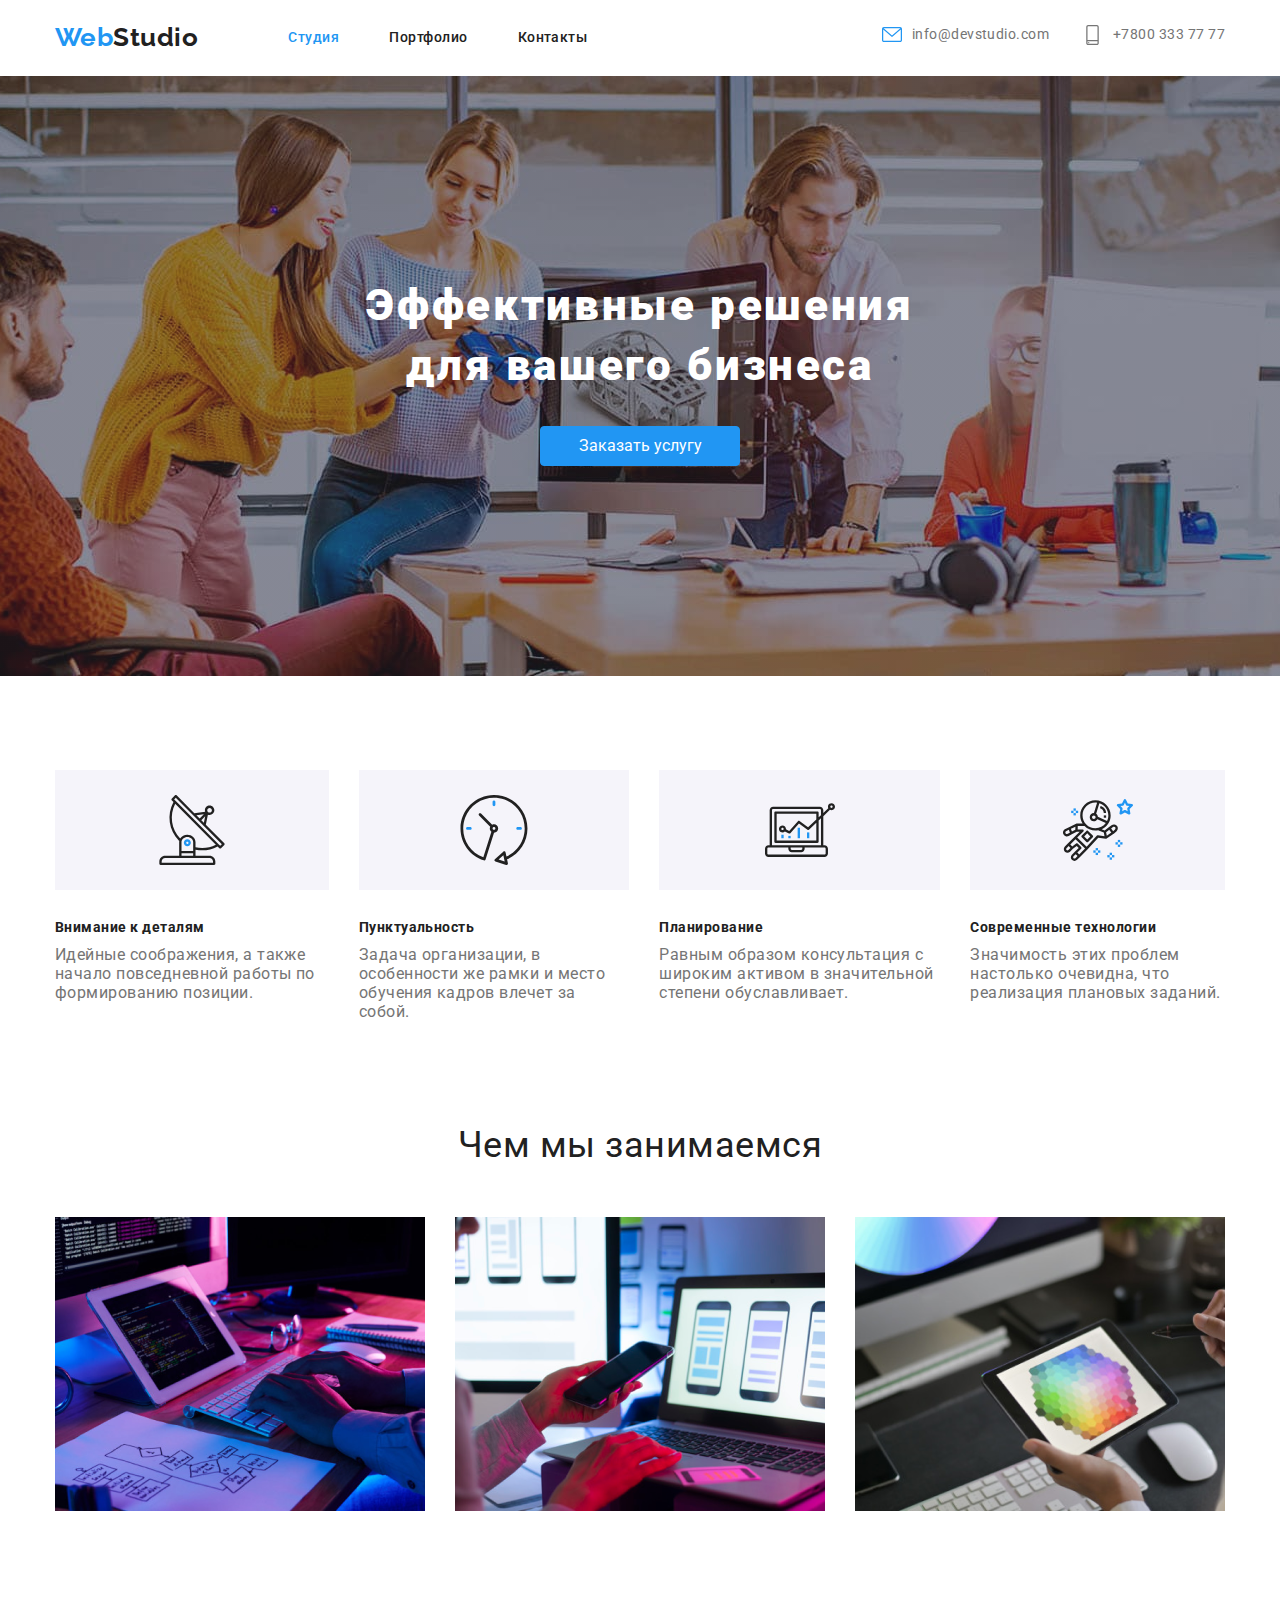
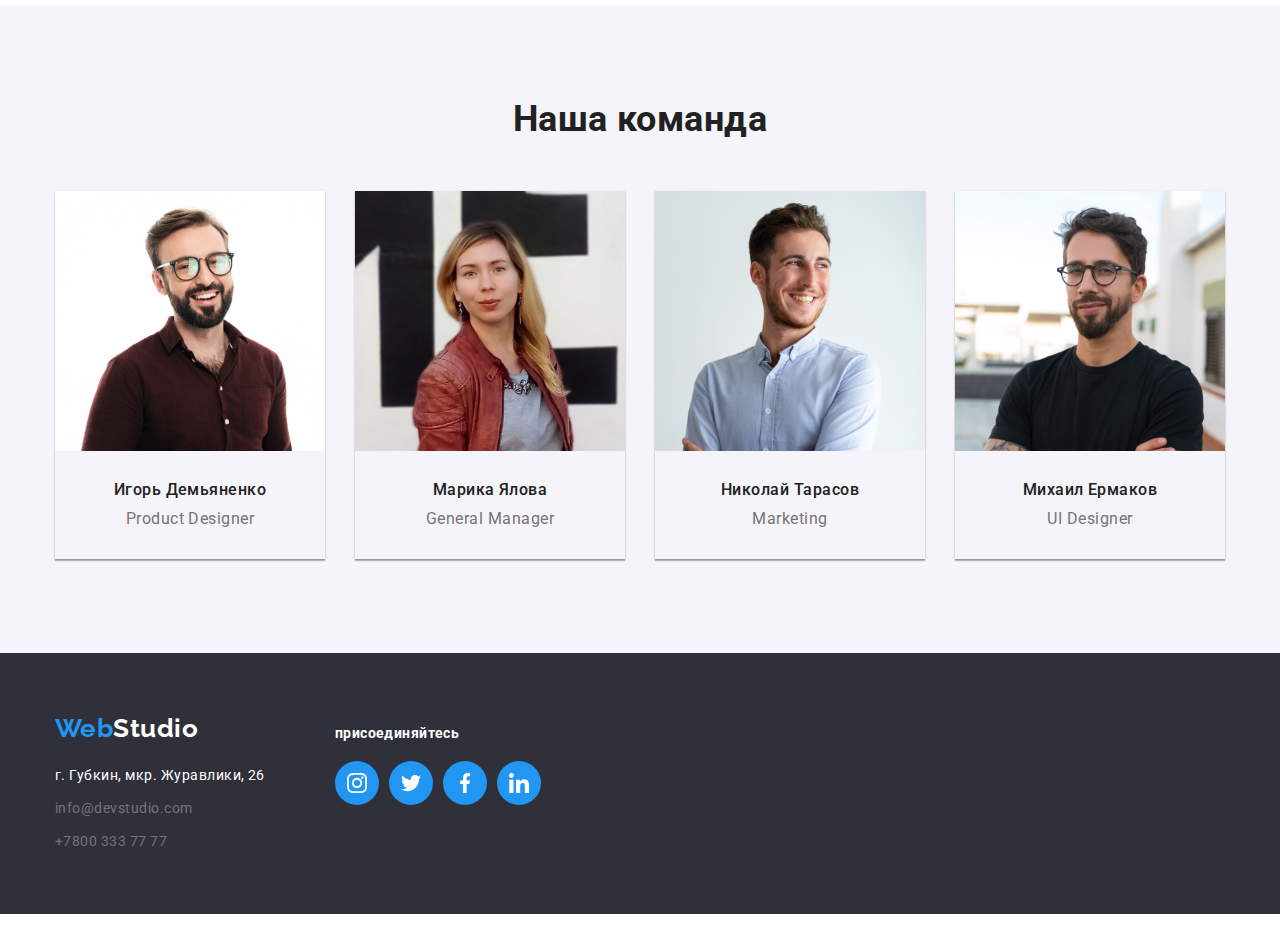
<file: index.html>
<!DOCTYPE html>
<html lang="en">
  <head>
    <meta charset="UTF-8" />
    <meta http-equiv="X-UA-Compatible" content="IE=edge" />
    <meta name="viewport" content="width=device-width, initial-scale=1.0" />
    <title>goit-markup-hw-02</title>
    <link
      href="https://fonts.googleapis.com/css2?family=Raleway:wght@700&family=Roboto:wght@400;500;700;900&display=swap"
      rel="stylesheet"
    />
    <link
      rel="stylesheet"
      href="https://cdnjs.cloudflare.com/ajax/libs/modern-normalize/1.1.0/modern-normalize.min.css"
    />
    <link rel="stylesheet" href="./css/main.css" />
  </head>
  <body>
    <header>
      <div class="container">
        <nav class="navi">
          <a class="logo" href="/"
            ><span class="logo-accent">Web</span>Studio</a
          >
          <ul class="site-nav list">
            <li class="nav-indent">
              <a class="link current" href="">Студия</a>
            </li>
            <li class="nav-indent">
              <a class="link" href="./portfolio.html">Портфолио</a>
            </li>
            <li class="nav-indent"><a class="link" href="">Контакты</a></li>
          </ul>
          <div class="contact-top">
            <a class="contact-link mail top" href="mailto:info@devstudio.com">
              info@devstudio.com</a
            >
            <a class="contact-link tel top" href="tel:+78003337777"
              >+7800 333 77 77
            </a>
          </div>
        </nav>
      </div>
    </header>

    <main>
      <div class="hero">
        <section class="section-hero">
          <h1 class="hero-title">
            Эффективные решения <br />
            для вашего бизнеса
          </h1>
        </section>
        <button class="button primary pointer" type="button">
          Заказать услугу
        </button>
      </div>

      <div class="container">
        <section class="feature-section">
          <!-- <h2 class="hidden-text">Наши сильные качества</h2> -->
          <ul class="feature-list">
            <li class="shit antena">
              <h3 class="section-title quality">Внимание к деталям</h3>
              <p class="section-text feature">
                Идейные соображения, а также начало повседневной работы по
                формированию позиции.
              </p>
            </li>
            <li class="shit clock">
              <h3 class="section-title quality">Пунктуальность</h3>
              <p class="section-text feature">
                Задача организации, в особенности же рамки и место обучения
                кадров влечет за собой.
              </p>
            </li>
            <li class="shit diagram">
              <h3 class="section-title quality">Планирование</h3>
              <p class="section-text feature">
                Равным образом консультация с широким активом в значительной
                степени обуславливает.
              </p>
            </li>
            <li class="shit astronaut">
              <h3 class="section-title quality">Современные технологии</h3>
              <p class="section-text feature">
                Значимость этих проблем настолько очевидна, что реализация
                плановых заданий.
              </p>
            </li>
          </ul>
        </section>
      </div>

      <div class="container">
        <section class="section">
          <h2 class="section-title lessons">Чем мы занимаемся</h2>
          <ul class="skills list">
            <li class="card-skill">
              <img
                src="./images/studio/box1.png"
                alt="человек печатает на клавиатуре"
                width="370"
              />
            </li>
            <li class="card-skill">
              <img
                src="./images/studio/img.png"
                alt="человек работает на ноутбуке"
                width="370"
              />
            </li>
            <li class="card-skill">
              <img
                src="./images/studio/img2.png"
                alt="человек работает на планшете"
                width="370"
              />
            </li>
          </ul>
        </section>
      </div>

      <div class="light">
        <div class="container">
          <section class="section-team">
            <h2 class="section-title team">Наша команда</h2>
            <ul class="team-list list">
              <li class="team-card">
                <img
                  src="./images/studio/игорь.jpg"
                  alt="сотрудник компании"
                  width="270"
                />
                <h3 class="section-title name">Игорь Демьяненко</h3>
                <p class="section-text post">Product Designer</p>
              </li>
              <li class="team-card">
                <img
                  src="./images/studio/марина1.jpg"
                  alt="сотрудник компании"
                  width="270"
                />
                <h3 class="section-title name">Марика Ялова</h3>
                <p class="section-text post">General Manager</p>
              </li>
              <li class="team-card">
                <img
                  src="./images/studio/николай.jpg"
                  alt="сотрудник компании"
                  width="270"
                />
                <h3 class="section-title name">Николай Тарасов</h3>
                <p class="section-text post">Marketing</p>
              </li>
              <li class="team-card">
                <img
                  src="./images/studio/михаил.jpg"
                  alt="сотрудник компании"
                  width="270"
                />
                <h3 class="section-title name">Михаил Ермаков</h3>
                <p class="section-text post">UI Designer</p>
              </li>
            </ul>
          </section>
        </div>
      </div>
    </main>
    <div class="black">
      <div class="container">
        <footer class="footer">
          <address class="contact">
            <ul class="contact-list">
              <li>
                <a class="logo foot" href="/"
                  ><span class="logo-accent">Web</span
                  ><span class="logo-accent-white">Studio</span></a
                >
              </li>
              <li class="contact-item">
                <p class="contact-text">г. Губкин, мкр. Журавлики, 26</p>
                <a class="contact-lower" href="mailto:info@devstudio.com"
                  >info@devstudio.com</a
                >
              </li>
              <li class="contact-item">
                <a class="contact-lower" href="tel:+78003337777"
                  >+7800 333 77 77</a
                >
              </li>
            </ul>
            <div class="footer-social">
              <p class="social-text">присоединяйтесь</p>
              <ul class="social-list">
                <li class="social-icon insta">
                  <a href="https://www.instagram.com/"></a>
                </li>
                <li class="social-icon twitt">
                  <a href="http://twitter.com/"></a>
                </li>
                <li class="social-icon faceb">
                  <a href="https://www.facebook.com/"></a>
                </li>
                <li class="social-icon linke">
                  <a href="https://www-linkedin.com"></a>
                </li>
              </ul>
            </div>
          </address>
        </footer>
      </div>
    </div>
  </body>
</html>
</file>
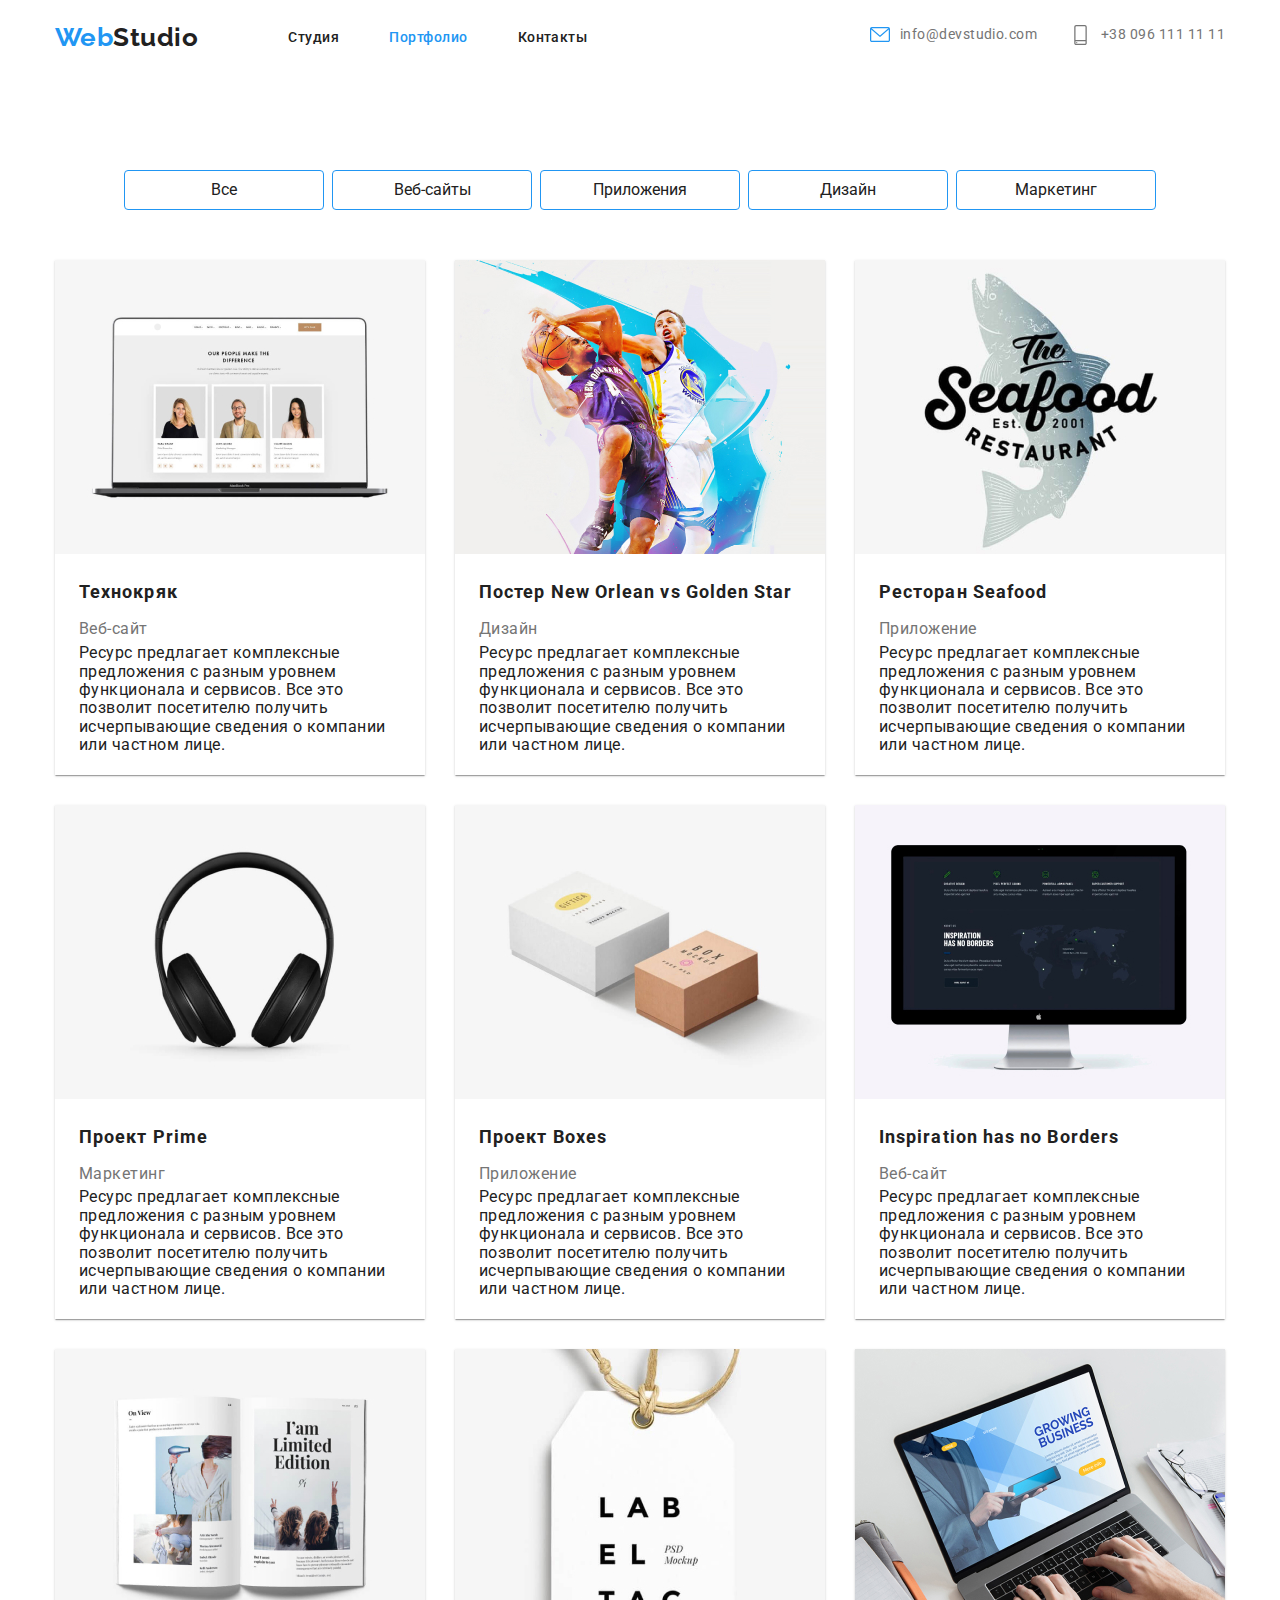
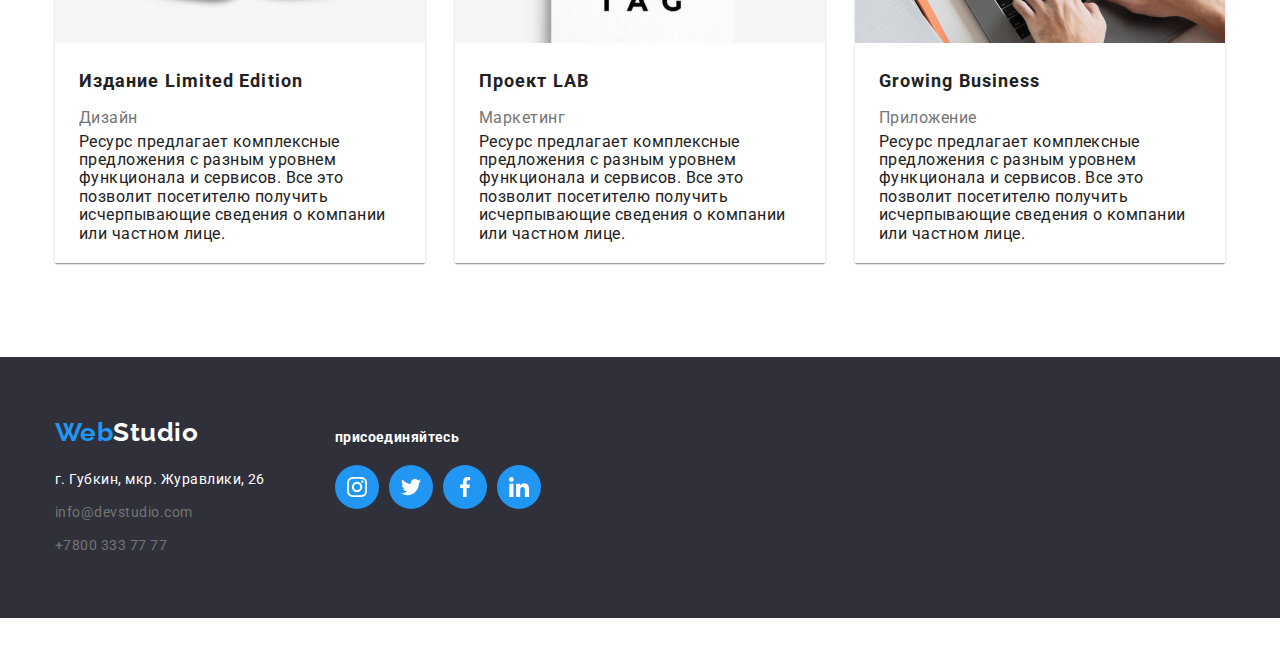
<file: portfolio.html>
<!DOCTYPE html>
<html lang="en">
  <head>
    <meta charset="UTF-8" />
    <meta http-equiv="X-UA-Compatible" content="IE=edge" />
    <meta name="viewport" content="width=device-width, initial-scale=1.0" />
    <title>goit-markup-hw-02</title>
    <link
      href="https://fonts.googleapis.com/css2?family=Raleway:wght@700&family=Roboto:wght@400;500;700;900&display=swap"
      rel="stylesheet"
    />
    <link
      rel="stylesheet"
      href="https://cdnjs.cloudflare.com/ajax/libs/modern-normalize/1.1.0/modern-normalize.min.css"
    />
    <link rel="stylesheet" href="./css/main.css" />
  </head>
  <body>
    <header>
      <div class="container">
        <nav class="navi">
          <a class="logo" href="/"
            ><span class="logo-accent">Web</span>Studio</a
          >
          <ul class="site-nav list">
            <li class="nav-indent">
              <a class="link" href="./index.html">Студия</a>
            </li>
            <li class="nav-indent">
              <a class="link current" href="./portfolio.html">Портфолио</a>
            </li>
            <li class="nav-indent"><a class="link" href="">Контакты</a></li>
          </ul>
          <div class="contact-top">
            <a class="contact-link mail top" href="mailto:info@devstudio.com">
              info@devstudio.com</a
            >
            <a class="contact-link tel top" href="tel:+380961111111"
              >+38 096 111 11 11
            </a>
          </div>
        </nav>
      </div>
    </header>

    <main>
      <div class="container">
        <section class="section-services">
          <ul class="botton-line list">
            <li class="button-portfolio">
              <button class="button gap pointer" type="button">Все</button>
            </li>
            <li class="button-portfolio">
              <button class="button gap pointer" type="button">
                Веб-сайты
              </button>
            </li>
            <li class="button-portfolio">
              <button class="button gap pointer" type="button">
                Приложения
              </button>
            </li>
            <li class="button-portfolio">
              <button class="button gap pointer" type="button">Дизайн</button>
            </li>
            <li class="button-portfolio">
              <button class="button pointer" type="button">Маркетинг</button>
            </li>
          </ul>

          <ul class="projects list">
            <li class="project-card">
              <article class="card">
                <div class="card-thumb">
                  <img
                    src="./images/portfolio/1.jpg"
                    alt="открытый ноутбук"
                    width="370"
                  />
                </div>
                <div class="card-content">
                  <h2 class="card-title">Технокряк</h2>
                  <p class="card-text">Веб-сайт</p>
                  <p>
                    Ресурс предлагает комплексные предложения с разным уровнем
                    функционала и сервисов. Все это позволит посетителю получить
                    исчерпывающие сведения о компании или частном лице.
                  </p>
                </div>
              </article>
            </li>

            <li class="project-card">
              <article class="card">
                <div class="card-thumb">
                  <img
                    src="./images/portfolio/2.jpg"
                    alt="открытый ноутбук"
                    width="370"
                  />
                </div>
                <div class="card-content">
                  <h2 class="card-title">Постер New Orlean vs Golden Star</h2>
                  <p class="card-text">Дизайн</p>
                  <p>
                    Ресурс предлагает комплексные предложения с разным уровнем
                    функционала и сервисов. Все это позволит посетителю получить
                    исчерпывающие сведения о компании или частном лице.
                  </p>
                </div>
              </article>
            </li>

            <li class="project-card">
              <article class="card">
                <div class="card-thumb">
                  <img
                    src="./images/portfolio/3.jpg"
                    alt="открытый ноутбук"
                    width="370"
                  />
                </div>
                <div class="card-content">
                  <h2 class="card-title">Ресторан Seafood</h2>
                  <p class="card-text">Приложение</p>
                  <p>
                    Ресурс предлагает комплексные предложения с разным уровнем
                    функционала и сервисов. Все это позволит посетителю получить
                    исчерпывающие сведения о компании или частном лице.
                  </p>
                </div>
              </article>
            </li>

            <li class="project-card">
              <article class="card">
                <div class="card-thumb">
                  <img
                    src="./images/portfolio/4.jpg"
                    alt="открытый ноутбук"
                    width="370"
                  />
                </div>
                <div class="card-content">
                  <h2 class="card-title">Проект Prime</h2>
                  <p class="card-text">Маркетинг</p>
                  <p>
                    Ресурс предлагает комплексные предложения с разным уровнем
                    функционала и сервисов. Все это позволит посетителю получить
                    исчерпывающие сведения о компании или частном лице.
                  </p>
                </div>
              </article>
            </li>

            <li class="project-card">
              <article class="card">
                <div class="card-thumb">
                  <img
                    src="./images/portfolio/5.jpg"
                    alt="открытый ноутбук"
                    width="370"
                  />
                </div>
                <div class="card-content">
                  <h2 class="card-title">Проект Boxes</h2>
                  <p class="card-text">Приложение</p>
                  <p>
                    Ресурс предлагает комплексные предложения с разным уровнем
                    функционала и сервисов. Все это позволит посетителю получить
                    исчерпывающие сведения о компании или частном лице.
                  </p>
                </div>
              </article>
            </li>

            <li class="project-card">
              <article class="card">
                <div class="card-thumb">
                  <img
                    src="./images/portfolio/6.jpg"
                    alt="открытый ноутбук"
                    width="370"
                  />
                </div>
                <div class="card-content">
                  <h2 class="card-title">Inspiration has no Borders</h2>
                  <p class="card-text">Веб-сайт</p>
                  <p>
                    Ресурс предлагает комплексные предложения с разным уровнем
                    функционала и сервисов. Все это позволит посетителю получить
                    исчерпывающие сведения о компании или частном лице.
                  </p>
                </div>
              </article>
            </li>

            <li class="project-card">
              <article class="card">
                <div class="card-thumb">
                  <img
                    src="./images/portfolio/7.jpg"
                    alt="открытый ноутбук"
                    width="370"
                  />
                </div>
                <div class="card-content">
                  <h2 class="card-title">Издание Limited Edition</h2>
                  <p class="card-text">Дизайн</p>
                  <p>
                    Ресурс предлагает комплексные предложения с разным уровнем
                    функционала и сервисов. Все это позволит посетителю получить
                    исчерпывающие сведения о компании или частном лице.
                  </p>
                </div>
              </article>
            </li>

            <li class="project-card">
              <article class="card">
                <div class="card-thumb">
                  <img
                    src="./images/portfolio/8.jpg"
                    alt="открытый ноутбук"
                    width="370"
                  />
                </div>
                <div class="card-content">
                  <h2 class="card-title">Проект LAB</h2>
                  <p class="card-text">Маркетинг</p>
                  <p>
                    Ресурс предлагает комплексные предложения с разным уровнем
                    функционала и сервисов. Все это позволит посетителю получить
                    исчерпывающие сведения о компании или частном лице.
                  </p>
                </div>
              </article>
            </li>

            <li class="project-card">
              <article class="card">
                <div class="card-thumb">
                  <img
                    src="./images/portfolio/9.jpg"
                    alt="открытый ноутбук"
                    width="370"
                  />
                </div>
                <div class="card-content">
                  <h2 class="card-title">Growing Business</h2>
                  <p class="card-text">Приложение</p>
                  <p>
                    Ресурс предлагает комплексные предложения с разным уровнем
                    функционала и сервисов. Все это позволит посетителю получить
                    исчерпывающие сведения о компании или частном лице.
                  </p>
                </div>
              </article>
            </li>
          </ul>
        </section>
      </div>
    </main>
    <div class="black">
      <div class="container">
        <footer class="footer">
          <address class="contact">
            <ul class="contact-list">
              <li>
                <a class="logo foot" href="/"
                  ><span class="logo-accent">Web</span
                  ><span class="logo-accent-white">Studio</span></a
                >
              </li>
              <li class="contact-item">
                <p class="contact-text">г. Губкин, мкр. Журавлики, 26</p>
                <a class="contact-lower" href="mailto:info@devstudio.com"
                  >info@devstudio.com</a
                >
              </li>
              <li class="contact-item">
                <a class="contact-lower" href="tel:+78003337777"
                  >+7800 333 77 77</a
                >
              </li>
            </ul>
            <div class="footer-social">
              <p class="social-text">присоединяйтесь</p>
              <ul class="social-list">
                <li class="social-icon insta">
                  <a href="https://www.instagram.com/"></a>
                </li>
                <li class="social-icon twitt">
                  <a href="http://twitter.com/"></a>
                </li>
                <li class="social-icon faceb">
                  <a href="https://www.facebook.com/"></a>
                </li>
                <li class="social-icon linke">
                  <a href="https://www-linkedin.com"></a>
                </li>
              </ul>
            </div>
          </address>
        </footer>
      </div>
    </div>
  </body>
</html>
</file>
<file: css/main.css>
/* font-family: 'Raleway', sans-serif;
font-family: 'Roboto', sans-serif; */

/* цвет основного текста - color: #212121; */

/* вторичный цвет - color: #757575; */

/* белый цвет - color: #FFFFFF; */

/* акцент - color: #2196F3; */

/* вториный цвет фона - background: #F5F4FA; */

/* цвет футера и героя - background: #2F303A; */

:root {
  --primary-text-color: #212121;
  --title-text-color: #757575;
  --accent-color: #2196f3;
  --white-color: #ffffff;

  --card-set-gap: 30px;
  --card-shadow: 0px 2px 1px -1px rgba(0, 0, 0, 0.2),
  0px 1px 1px 0px rgba(0, 0, 0, 0.14),
  0px 1px 3px 0px rgba(0, 0, 0, 0.12);
}

body {
  background-color: var(--white-color);
  color: var(--primary-text-color);
  font-family: Roboto, sans-serif;
  letter-spacing: 0.03em;
}

.container {
  width: 1200px;
  margin: 0 auto;
  padding-left: 15px;
  padding-right: 15px;
  /* outline: 2px solid rgb(245, 35, 3); */
}

.black {
  background-color: #2F303A;;
}

.light {
  background-color: #F5F4FA;;
}

h1,
h2,
h3,
h4,
h5,
h6,
p {
  margin: 0;
}

img {
  display: block;
  max-width: 100%;
  height: auto;
}

/* ---Утилиты--- */

.list {
  list-style: none;
  padding: 0;
  margin: 0;
}

/* ---NAVIGATION--- */

.navi {
  display: flex;
  align-items: center;
}

.logo {
  display: block;
  color: var(--primary-text-color);
  font-family: Raleway, sans-serif;
  
  font-weight: 700;
  font-size: 26px;
  line-height: 1.2;
  text-decoration: none;
}

.logo:hover {
  color: var(--accent-color);
}

.logo-accent {
  color: var(--accent-color);
}

.logo-accent-white {
  color: var(--white-color);
}

.logo-accent-white:hover {
  color:chartreuse
}

.feature-list {
  display: flex;
  list-style: none;
  padding: 0;
  margin: 0;
}

.foot {
  margin-bottom: 20px;
}

.shit + .shit {
  margin-left: 30px;
}

.shit::before {
  content: "";
  /* БЛОК!!! автоматически заполняет ширину своего родителя!!! */
  /* Подстраиваем только высоту! */
  display: block;
  height: 120px;
  background-color: #F5F4FA;
  background-repeat: no-repeat;
  background-position: center;
}

/* Что значит этт селектор? */
/* shit у которого есть доп класс antena! (просто дополняем Бефором) */
/* Можно писать без Shit просто что бы было понятно тебе */
.shit.antena::before {
  background-image: url("../images/global/antenna\ 1.svg");
}

.shit.clock::before {
  background-image: url("../images/global/clock\ 1.svg");
}

.shit.diagram::before {
  background-image: url("../images/global/diagram\ 1.svg");
}

.shit.astronaut::before {
  background-image: url("../images/global/astronaut\ 1.svg");
}

/* SITE-NAV */

.site-nav {
  display: flex;
  margin-left: 90px;
}

/* ---Правый отступ маржина--- */
/* .nav-indent {
  margin-right: 50px;
} */

/* ---Обнуление правого маржина (простой способ)--- */
/* .nav-indent:last-child {
  margin-right: 0;
} */

/* ---Обнуление всех правых маржинов (муторный способ)--- */
/* .site-nav .nav-indent:not(:last-child) {
  margin-right: 50px;
} */

/* ---Селектор-соседа! Задали левый отступ всем кроме ПЕРВОГО!--- */
.site-nav .nav-indent + .nav-indent {
  margin-left: 50px;
}

.site-nav .link {
  display: block;
  padding-top: 30px;
  padding-bottom: 30px;

  color: var(--primary-text-color);
  font-style: normal;
  font-weight: 500;
  font-size: 14px;
  line-height: 1.14;
  text-decoration: none;


}

.site-nav .link:hover,
.site-nav .link:focus {
  color: var(--primary-text-color);
}

.site-nav .link.current {
  color: var(--accent-color);
}

/* Адреса в футере */

.contact {
  display: flex;
  font-style: normal;
  font-weight: 400;
  font-size: 14px;
  line-height: 1.71;
  margin-top: 0;
  margin-bottom: 0px;
}

.contact-top {
  margin-left: auto;
  font-style: normal;
  font-weight: 400;
  font-size: 14px;
  line-height: 1.71;
}

.top+.top {
  margin-left: 30px;
}

.contact-list {
  list-style: none;
  padding-left: 0;
  margin: 0 auto;
  margin-left: 0;
  margin-right: 0;
}

.contact-item {
  margin-bottom: 9px;
  color: var(--title-text-color);
  text-decoration: none;
}

.contact-item:last-child {
  margin-bottom: 0;
}

.contact-text {
  margin-bottom: 9px;
  color: #FFFFFF;
}

/* ПСЕВДО-ЭЛЕМЕНТ КАРТИНКИ ДЛЯ ССЫЛКИ!!! */

.contact-link {
  display: inline-flex;
  align-items: center;
  color: var(--title-text-color);
  text-decoration: none;
}

.contact-lower {
  color: var(--title-text-color);
  text-decoration: none;
}

.contact-link::before {
  content: "";
  width: 20px;
  height: 20px;
  margin-right: 10px;
  background-repeat: no-repeat;
  background-size: contain;
  background-position: center;
}

.contact-link.mail::before {
  background-image: url("../images/global/envelope\ \(hover\).svg");
}

.contact-link.tel::before {
  background-image: url("../images/global/smartphone.svg");
}

.contact-link:hover,
.contact-link:focus {
  color: var(--accent-color);
}

.contact-lower:hover,
.contact-lower:focus {
  color: var(--accent-color);
}

/* .top {
  margin-right: 30px;
}

.top:last-child {
  margin-right: 0;
} */

/* Hero */

.hero {
  max-width: 1600px;
  min-height: 600px;
  margin-left: auto;
  margin-right: auto;

  text-align: center;
  

  background-image: linear-gradient(
    to right,
     rgba(47, 48, 58, 0.4),
      rgba(47, 48, 58, 0.4)
      ), 
      url("../images/global/Img-optim.jpg");
  /* background-image: url("../images/global/Img-optim.jpg"); */
  background-color: #757575;
  background-repeat: no-repeat;
  background-position: center;
  background-size: cover;
}

.hero-title {
  color: var(--white-color);
  padding-top: 200px;
  margin-top: 0;
  margin-bottom: 30px;
  font-style: normal;
  font-weight: 900;
  font-size: 44px;
  line-height: 1.36;
  letter-spacing: 0.06em;
}

/* Section */

.section-title .quality {
  color: var(--primary-text-color);
}

.feature-section {
  margin-top: 94px;
  margin-bottom: 94px;
}

.section-team {
  padding-top: 94px;
  padding-bottom: 94px;
}

.section-services {
  margin-top: 94px;
  margin-bottom: 94px;
}

/* //////___ПОДВАЛ___////// */

.footer {
  padding-top: 60px;
  padding-bottom: 60px;
  margin-bottom: 30px;
}

.footer-social {
  margin-left: 70px;
  padding-top: 12px;
}

.social-icon {
  margin-right: 10px;
  width: 44px;
  height: 44px;
  background-color: #2196F3;
  border-radius: 50%;
  list-style: none;
}

.insta {
  background-image: url("../images/social-icon/instagram\ 2.svg");
  background-repeat: no-repeat;
  background-position: center;
}

.twitt {
  background-image: url("../images/social-icon/twitter\ 1.svg");
  background-repeat: no-repeat;
  background-position: center;
}

.faceb {
  background-image: url("../images/social-icon/facebook\ 1.svg");
  background-repeat: no-repeat;
  background-position: center;
}

.linke {
  background-image: url("../images/social-icon/linkedin\ 1.svg");
  background-repeat: no-repeat;
  background-position: center;
}

.social-list {
  display: flex;
  padding-left: 0;
  margin: 0;
}

.social-text {
  margin-bottom: 20px;
  font-style: normal;
  font-weight: 700;
  font-size: 14px;
  line-height: 1.17;
  letter-spacing: 0.03em;
  color: #FFFFFF;
}

/* Заголовки */

.hidden-text {
  margin-top: 0;
}

.quality {
  font-style: normal;
  font-weight: 700;
  font-size: 14px;
  line-height: 1.14;
  margin-top: 0;
  margin-bottom: 10px;
  padding-top: 30px;
}

.lessons {
  font-style: normal;
  font-weight: 400;
  font-size: 36px;
  line-height: 1.16;
  text-align: center;
  margin-top: 0;
  margin-bottom: 50px;
}

.team {
  font-style: normal;
  font-weight: 700;
  font-size: 36px;
  line-height: 1.16;
  text-align: center;
  margin-top: 0;
  margin-bottom: 50px;
}

.name {
  font-style: normal;
  font-weight: 500;
  font-size: 16px;
  line-height: 1.18;
  margin-top: 30px;
  margin-bottom: 10px;
  text-align: center;
}

.profession {
  font-style: normal;
  font-weight: 400;
  font-size: 16px;
  line-height: 1.18;
}

/* Абзацы */

.section-text {
  color: var(--title-text-color);

  font-style: normal;
  font-weight: 400;
  font-size: 16px;
  line-height: 1.18;
}

  .feature {
    margin-top: 0;
    margin-bottom: 10px;
  }

  .post {
    margin-top: 0;
    margin-bottom: 30px;
    text-align: center;
  }

/*////// Кнопоки ////////*/

.button {
  display: inline-block;
  /* border: 1px solid transparent; */
  border-radius: 4px;
  padding: 10px 32px;
  min-width: 200px;
  text-align: center;
  color: var(--primary-text-color);
  background-color: var(--white-color);
  border: 1px solid #2196f3;
  font-family: inherit;
}

.botton-line {
  display: flex;
  justify-content: center;
  font-style: normal;
  font-weight: 500;
  font-size: 16px;
  line-height: 1.62;
}


.gap {
  margin-right: 8px;
  margin-bottom: 50px;
}

.button.primary {
  background-color: var(--accent-color);
  color: var(--white-color);
}

.button.secondary {
  color: var(--accent-color);
  background-color: var(--white-color);
  border-color: #2196f3;
}

/* Курсор */

.pointer {
  cursor: pointer;
}

/* Карточки */

.projects { 
  display: flex;
  flex-wrap: wrap;

  margin-top: calc(-1 * var(--card-set-gap));
  margin-left: calc(-1 * var(--card-set-gap));
}

.projects > .project-card {
  padding: 0;
  margin: 0;
  list-style: none;

  flex-basis: calc(100% / 3 - var(--card-set-gap));

  margin-top: var(--card-set-gap);
  margin-left: var(--card-set-gap);
}

.skills {
  display: flex;
  margin-bottom: 94px;
}

.card-skill + .card-skill {
  margin-left: 30px;
}

.team-list{
  display: flex;
}

.team-card {
  box-shadow: 0px 1px 3px rgba(0, 0, 0, 0.12),
  0px 1px 1px rgba(0, 0, 0, 0.14),
  0px 2px 1px rgba(0, 0, 0, 0.2);
}

.team-card + .team-card {
  margin-left: 30px;
}




/* ---КАК ЗАДАТЬ ШИРИНУ В ПРОЦЕНТАХ--- */
/* --(От ширин Родителя!)-- */
/* .project-card {
  width: 25%; высчитывает процент
   width: calc(100% / 3); идеально поделит на 3 столбика
} */

.card {
  text-decoration: none;
  box-shadow: var(--card-shadow);
}

.card-title {
  color: #212121;
  font-style: normal;
  font-weight: 700;
  font-size: 18px;
  line-height: 2;
  letter-spacing: 0.06em;
  margin-top: 0;
  margin-bottom: 4px;
}

.card-text {
  color: #757575;
  font-style: normal;
  font-weight: 400;
  font-size: 16px;
  line-height: 1.87;
  margin-top: 0;
  margin-bottom: 0;
}

.card-content {
  padding-left: 24px;
  padding-right: 24px;
  padding-top: 20px;
  padding-bottom: 20px;
}
</file>
